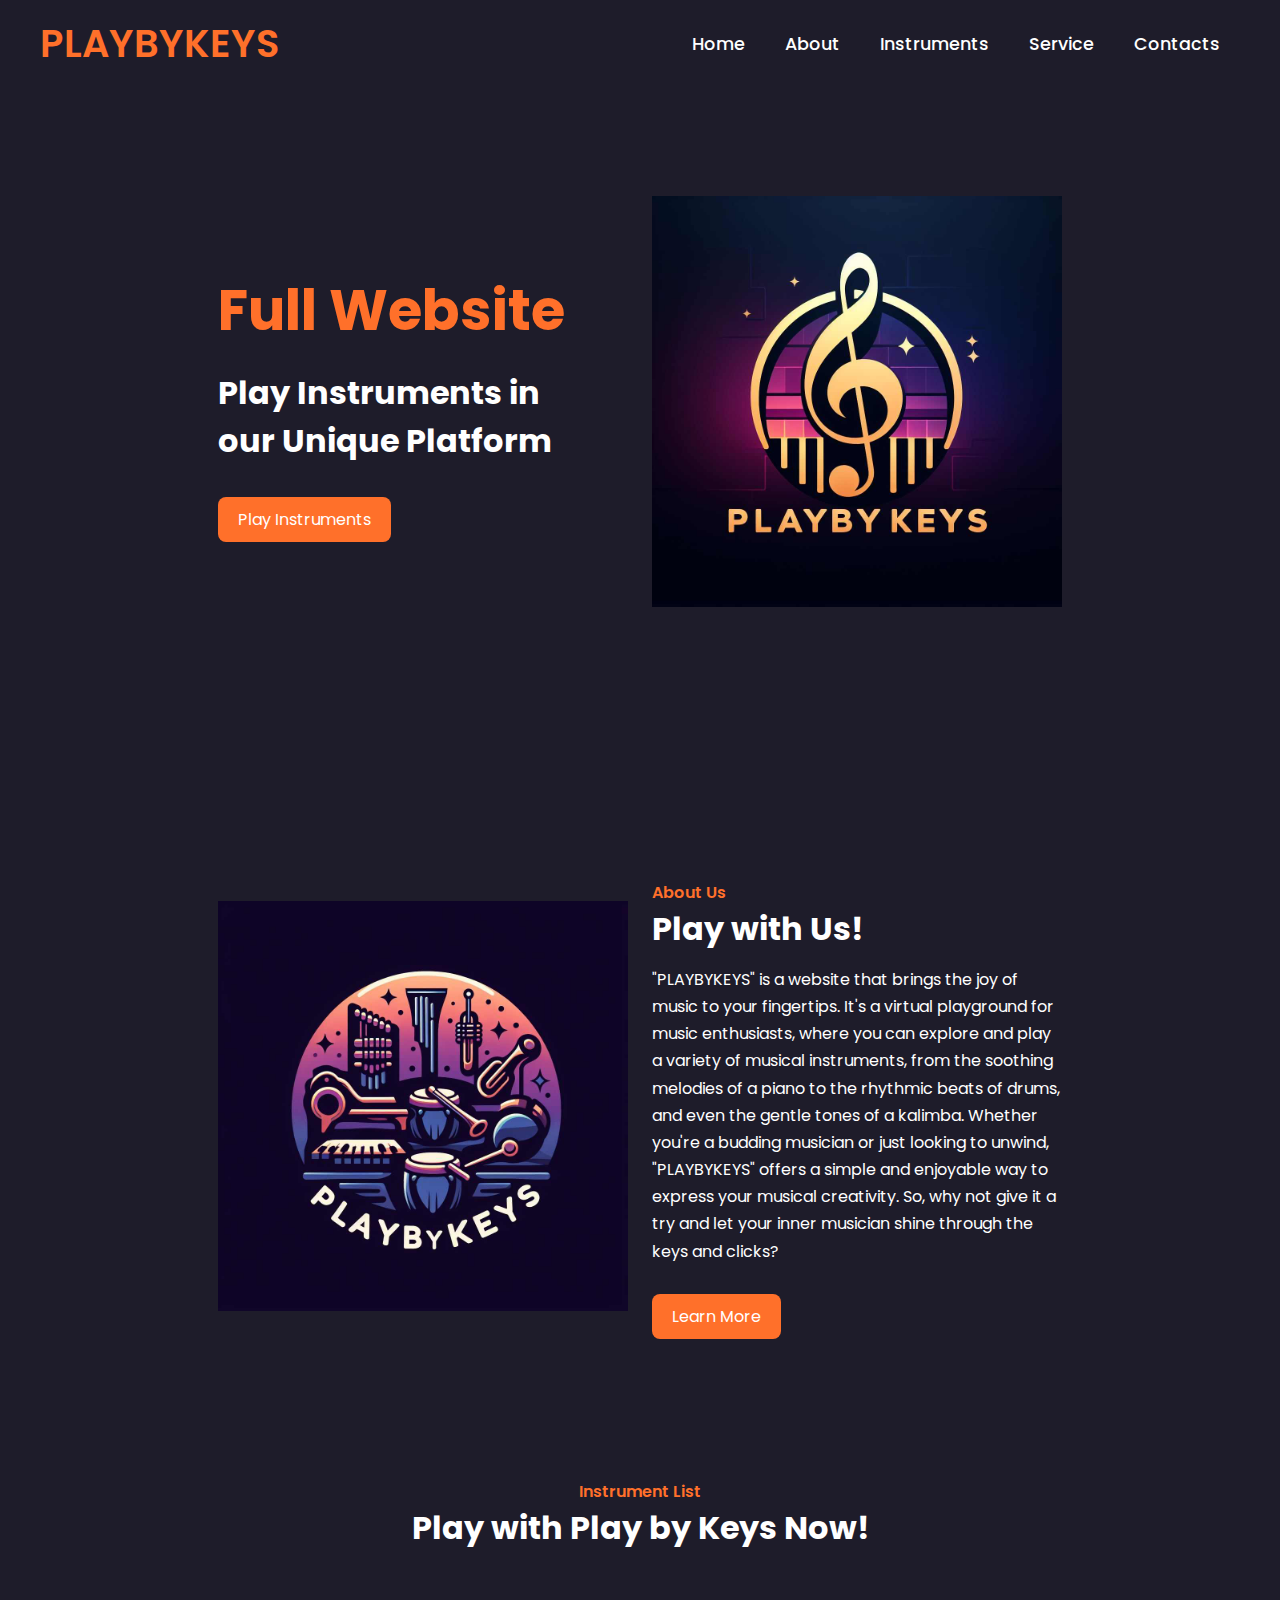
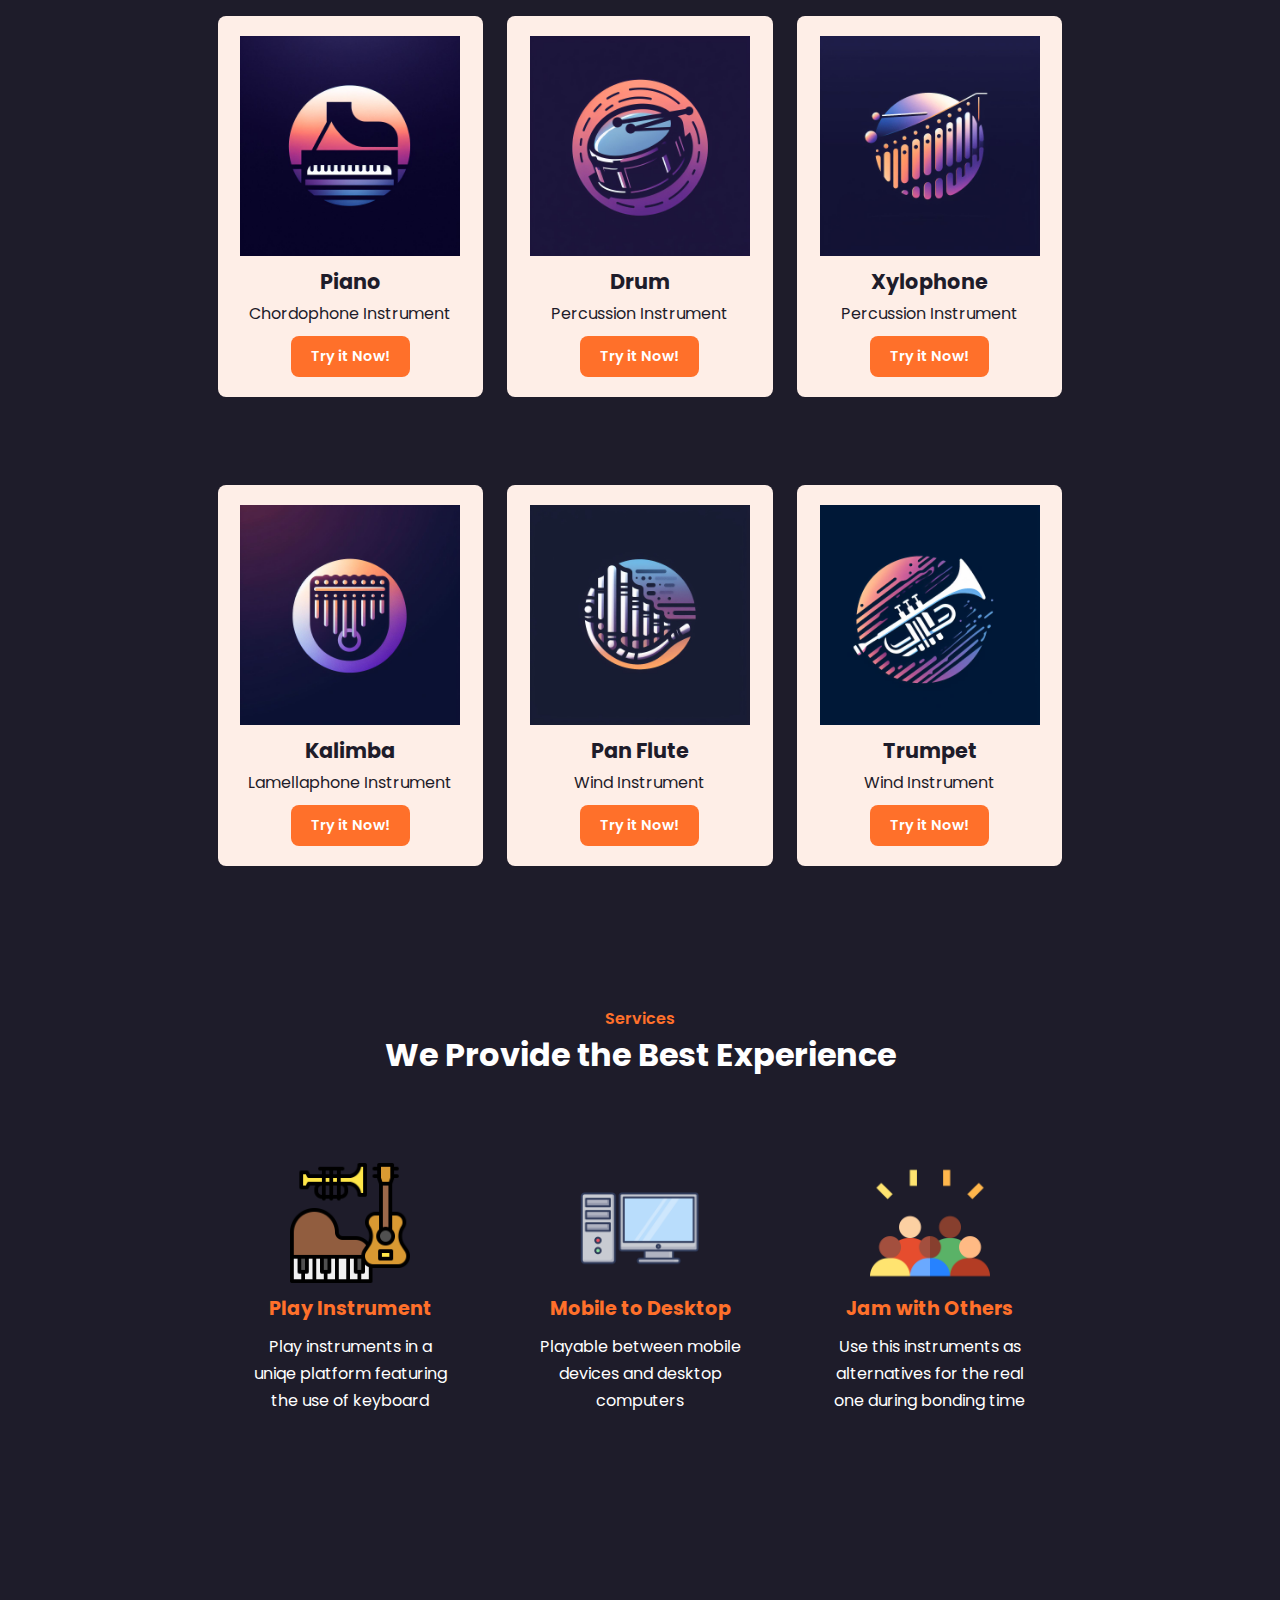
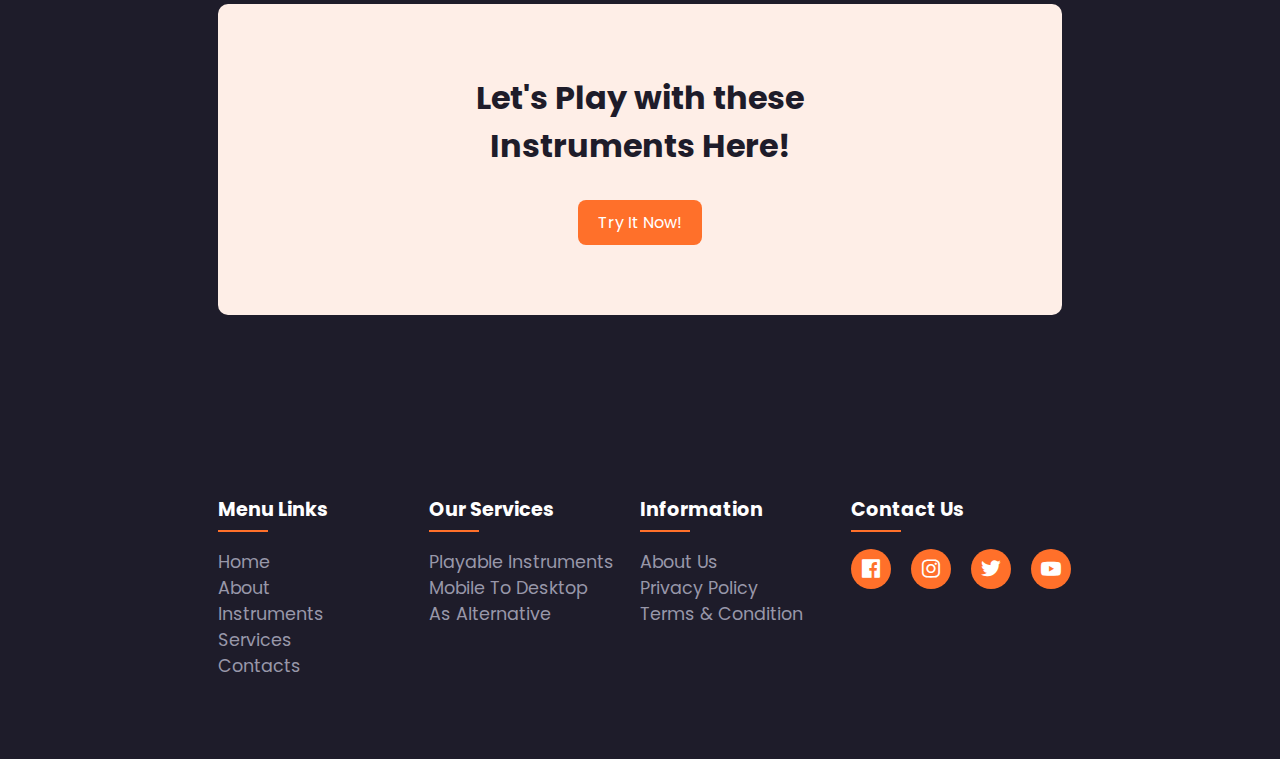
<file: index.html>
<!DOCTYPE html>
<html lang="en">
<head>
    <meta charset="UTF-8">
    <meta name="viewport" content="width=device-width, initial-scale=1.0">
    <title>PLAYBYKEYS</title>
    <link rel="icon" type="image/png" href="img/page-icon.png"/>
    <link rel="stylesheet" href="style.css">
    <link rel="stylesheet" href="https://unpkg.com/boxicons@latest/css/boxicons.min.css">
    <link rel="preconnect" href="https://fonts.googleapis.com">
    <link rel="preconnect" href="https://fonts.gstatic.com" crossorigin>
    <link href="https://fonts.googleapis.com/css2?family=Poppins:ital,wght@0,200;0,300;0,400;0,500;0,600;0,700;0,800;0,900;1,100&display=swap" rel="stylesheet">
</head>

<body>
    <header>
        <a href="#" class="logo">PLAYBYKEYS</a>
        <div class="bx bx-menu" id="menu-icon"></div>

        <ul class="navbar">
            <li><a href="#home">Home</a></li>
            <li><a href="#about">About</a></li>
            <li><a href="#menu">Instruments</a></li>
            <li><a href="#service">Service</a></li>
            <li><a href="#contact">Contacts</a></li>
        </ul>
    </header>

    <!-- Home Page -->
    <section class="home" id="home">
        <div class="home-text">
            <h1>Full Website</h1>
            <h2>Play Instruments in <br> our Unique Platform</h2>
            <a href="#menu" class="btn">Play Instruments</a>
        </div>

        <div class="home-img">
            <img src="img/page-logo.jpg">
        </div>
    </section>

    <!-- About Page -->
    <section class="about" id="about">
        <div class="about-img">
            <img src="img/page-about.jpg">
        </div>

        <div class="about-text">
            <span>About Us</span>
            <h2>Play with Us!</h2>
            <p>"PLAYBYKEYS" is a website that brings the joy of music to your fingertips. It's a virtual playground for music enthusiasts, where you can explore and play a variety of musical instruments, from the soothing melodies of a piano to the rhythmic beats of drums, and even the gentle tones of a kalimba. Whether you're a budding musician or just looking to unwind, "PLAYBYKEYS" offers a simple and enjoyable way to express your musical creativity. So, why not give it a try and let your inner musician shine through the keys and clicks?</p>
            <a href="#" class="btn">Learn More</a>
        </div>
    </section>

    <!-- Instruments Page -->
    <section class="menu" id="menu">
        <div class="heading">
            <span>Instrument List</span>
            <h2>Play with Play by Keys Now!</h2>
        </div>

        <div class="menu-container">
            <div class="box">
                <div class="box-img">
                    <img src="img/tool 1 - piano.jpg">
                </div>
                <h2>Piano</h2>
                <h3>Chordophone Instrument</h3>
                <span><a href="instruments/piano/index.html" class="btnplay" target="_blank">Try it Now!</a></span>
            </div>

            <div class="box">
                <div class="box-img">
                    <img src="img/tool 2 - drum.jpg">
                </div>
                <h2>Drum</h2>
                <h3>Percussion Instrument</h3>
                <span><a href="instruments/drum/index.html" class="btnplay" target="_blank">Try it Now!</a></span>
            </div>

            <div class="box">
                <div class="box-img">
                    <img src="img/tool 3 - xylophone.jpg">
                </div>
                <h2>Xylophone</h2>
                <h3>Percussion Instrument</h3>
                <span><a href="instruments/xylophone/index.html" class="btnplay" target="_blank">Try it Now!</a></span>
            </div>

            <div class="box">
                <div class="box-img">
                    <img src="img/tool 4 - kalimba.jpg">
                </div>
                <h2>Kalimba</h2>
                <h3>Lamellaphone Instrument</h3>
                <span><a href="instruments/kalimba/index.html" class="btnplay" target="_blank">Try it Now!</a></span>
            </div>

            <div class="box">
                <div class="box-img">
                    <img src="img/tool 5 - pan flute.jpg">
                </div>
                <h2>Pan Flute</h2>
                <h3>Wind Instrument</h3>
                <span><a href="instruments/flute/index.html" class="btnplay" target="_blank">Try it Now!</a></span>
            </div>

            <div class="box">
                <div class="box-img">
                    <img src="img/tool 6 - trumpet.jpg">
                </div>
                <h2>Trumpet</h2>
                <h3>Wind Instrument</h3>
                <span><a href="instruments/trumpet/index.html" class="btnplay" target="_blank">Try it Now!</a></span>
            </div>
        </div>
    </section>

    <!-- Service Page -->
    <section class="service" id="service">
        <div class="heading">
            <span>Services</span>
            <h2>We Provide the Best Experience</h2>
        </div>

        <div class="service-container">
            <div class="s-box">
                <img src="img/s1.png">
                <h3>Play Instrument</h3>
                <p>Play instruments in a uniqe platform featuring the use of keyboard</p>
            </div>

            <div class="s-box">
                <img src="img/s2.png">
                <h3>Mobile to Desktop</h3>
                <p>Playable between mobile devices and desktop computers</p>
            </div>

            <div class="s-box">
                <img src="img/s3.png">
                <h3>Jam with Others</h3>
                <p>Use this instruments as alternatives for the real one during bonding time</p>
            </div>
        </div>
    </section>

    <!-- Contacts Page -->
    <section class="cta">
        <h2>Let's Play with these <br> Instruments Here!</h2>
        <a href="#menu" class="btn">Try It Now!</a>
    </section>

    <!-- Footer -->
    <section id="contact">
        <div class="footer">
            <div class="main">
                <div class="col">
                    <h4>Menu Links</h4>
                    <ul>
                        <li><a href="#home">Home</a></li>
                        <li><a href="#about">About</a></li>
                        <li><a href="#menu">Instruments</a></li>
                        <li><a href="#service">Services</a></li>
                        <li><a href="#contact">Contacts</a></li>
                    </ul>
                </div>

                <div class="col">
                    <h4>Our Services</h4>
                    <ul>
                        <li><a href="#service">Playable Instruments</a></li>
                        <li><a href="#service">Mobile to Desktop</a></li>
                        <li><a href="#service">As Alternative</a></li>
                    </ul>
                </div>

                <div class="col">
                    <h4>Information</h4>
                    <ul>
                        <li><a href="#about">About Us</a></li>
                        <li><a href="#">Privacy Policy</a></li>
                        <li><a href="#">Terms & Condition</a></li>
                    </ul>
                </div>

                <div class="col">
                    <h4>Contact Us</h4>
                    <div class="social">
                        <a href="https://web.facebook.com/iwan7164" target="_blank"><i class='bx bxl-facebook-square'></i></a>
                        <a href="https://web.facebook.com/nikaamorin" target="_blank"><i class='bx bxl-instagram' ></i></a>
                        <a href="https://web.facebook.com/karl.econar" target="_blank"><i class='bx bxl-twitter' ></i></a>
                        <a href="https://web.facebook.com/profile.php?id=100004169146871" target="_blank"><i class='bx bxl-youtube' ></i></a>
                    </div>
                </div>
            </div>
        </div>
    </section>

    <!-- JavaScript -->
    <script type="text/javascript" src="script.js"></script>

</body>
</html>
</file>
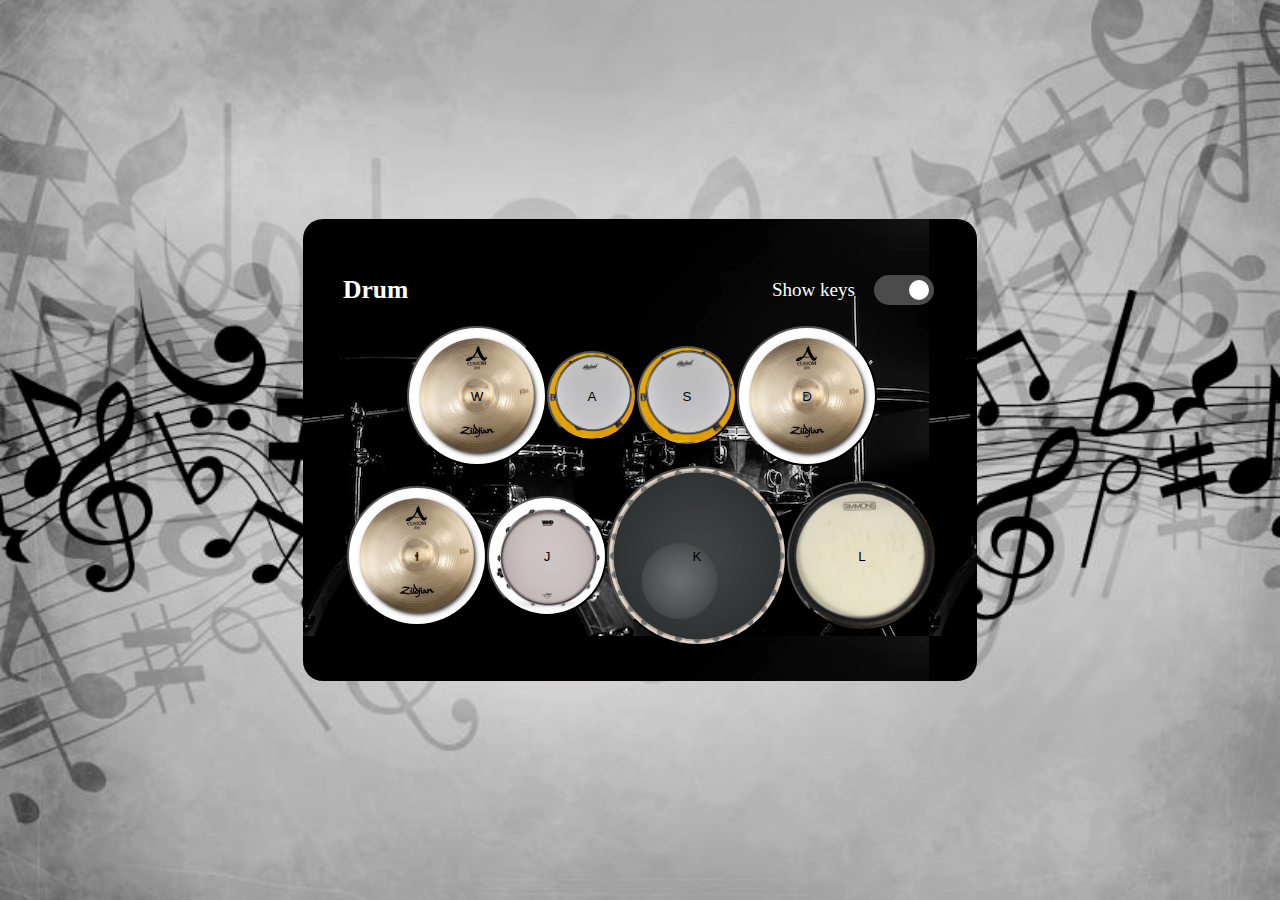
<file: instruments/drum/index.html>
<!DOCTYPE html>
<html lang="en">
<head>
  <meta charset="UTF-8">
  <meta name="viewport" content="width=device-width, initial-scale=1.0">
  <title>Drum</title>
  <link rel="icon" type="image/png" href="images/icon.png"/>
  <link rel="stylesheet" href="styles.css">
  <link href="https://fonts.googleapis.com/css?family=Arvo" rel="stylesheet">
</head>
<body>
  <div class="wrapper">
    <header>
      <h2>Drum</h2>
      <div class="column keys-checkbox">
        <span>Show keys</span><input type="checkbox" checked id="show-keys-checkbox">
      </div>
    </header>
    <div class="set1">
      <button class="W w crash_key"><span class="key-letter">W</span></button>
      <button class="A a tom1_key"><span class="key-letter">A</span></button>
      <button class="S s tom2_key"><span class="key-letter">S</span></button>
      <button class="D d ride_key"><span class="key-letter">D</span></button>
    </div>
    <div class="set2">
      <button class="I i hihat_key"><span class="key-letter">I</span></button>
      <button class="J j snare_key"><span class="key-letter">J</span></button>
      <button class="K k bass_key"><span class="key-letter">K</span></button>
      <button class="L l floor_key"><span class="key-letter">L</span></button>
    </div>
  </div>
  <script src="drum.js"></script>
</body>
</html>
</file>
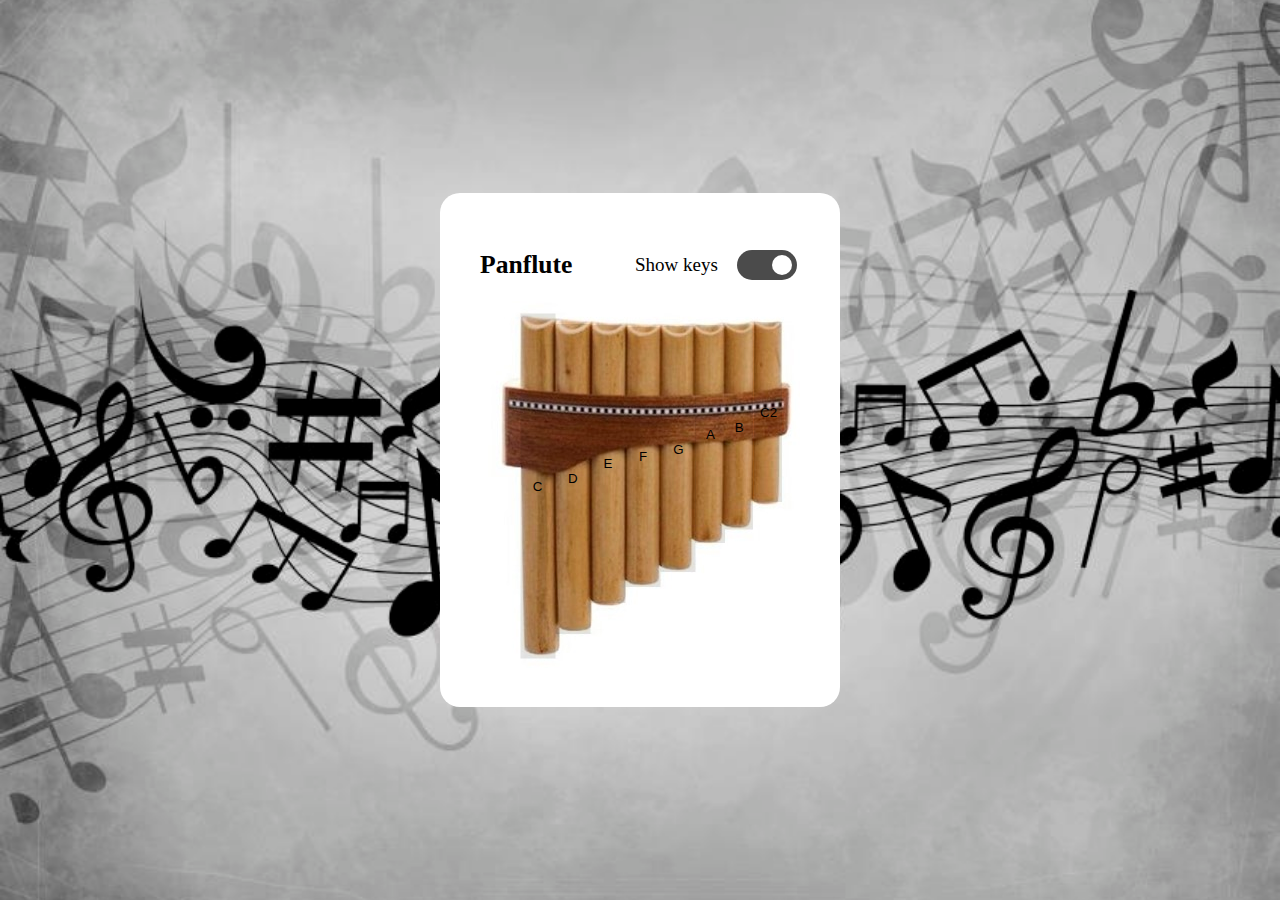
<file: instruments/flute/index.html>
<!DOCTYPE html>
<html>
<head>
  <title>Panflute</title>
  <link rel="stylesheet" href="style.css" type="text/css">
  <link rel="icon" type="image/png" href="images/flute-icon.png"/>
</head>
<body>
  <div class="wrapper">
    <header>
      <h2>Panflute</h2>
      <div class="column keys-checkbox">
        <span>Show keys</span><input type="checkbox" checked id="show-keys-checkbox">
      </div>
    </header>
    <div class="container">
      <img src="images/Panflute.jpg">
      <button class="btn1"><span class="key-letter">C</span></button>
      <button class="btn2"><span class="key-letter">D</span></button>
      <button class="btn3"><span class="key-letter">E</span></button>
      <button class="btn4"><span class="key-letter">F</span></button>
      <button class="btn5"><span class="key-letter">G</span></button>
      <button class="btn6"><span class="key-letter">A</span></button>
      <button class="btn7"><span class="key-letter">B</span></button>
      <button class="btn8"><span class="key-letter">C2</span></button>

      <!-- Add buttons for other notes (E, F, G, A, B, C2) -->
    </div>
  </div>
  <script src="script.js"></script>
</body>
</html>
</file>
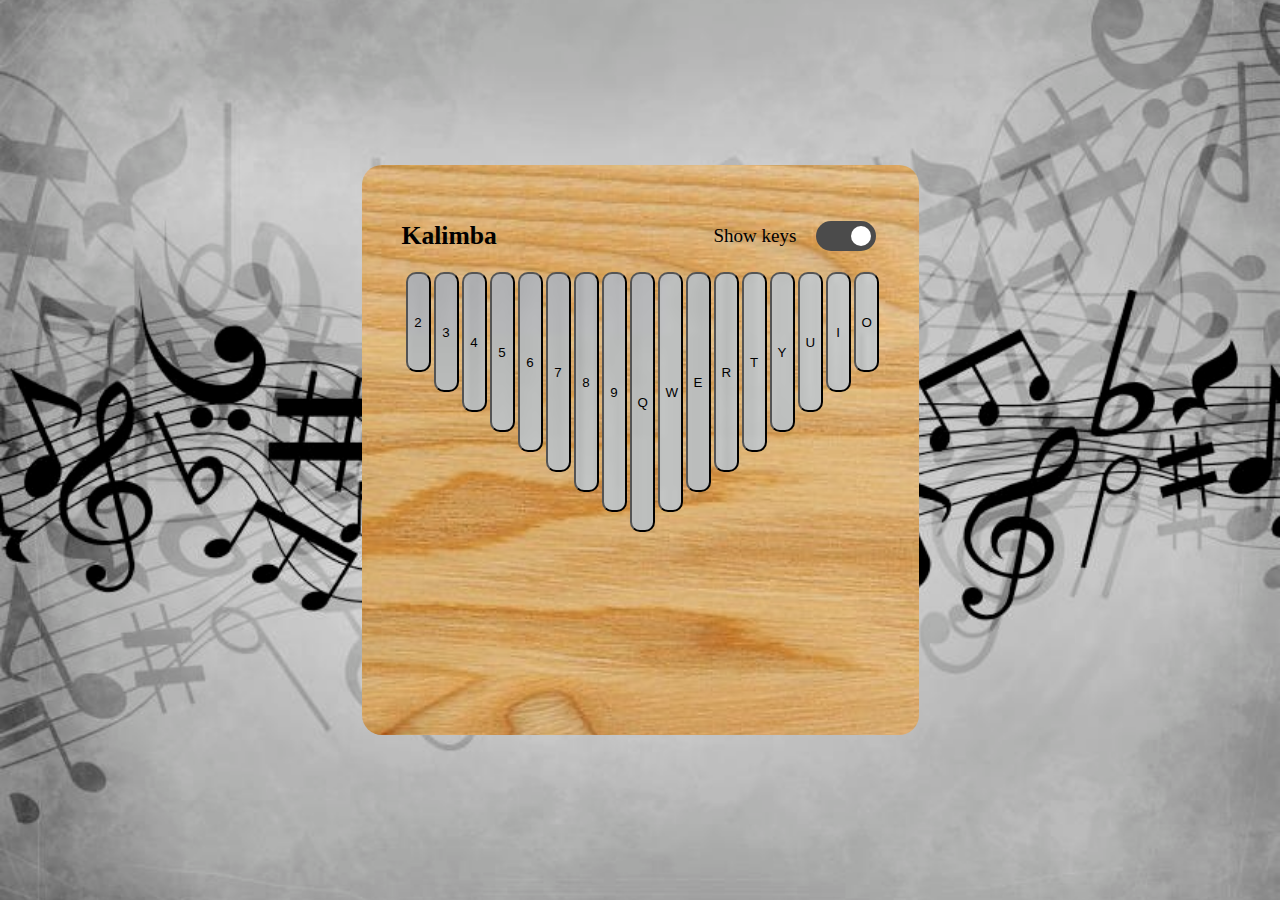
<file: instruments/kalimba/index.html>
<!DOCTYPE html>
<html lang="en">
<head>
    <meta charset="UTF-8">
    <meta name="viewport" content="width=device-width, initial-scale=1.0">
    <title>Kalimba</title>
    <link rel="stylesheet" href="style.css">
    <link rel="icon" type="image/png" href="images/kalimba-icon.png"/>
</head>
<body>
    <div class="wrapper">
        <header>
            <h2>Kalimba</h2>
            <div class="column keys-checkbox">
                <span>Show keys</span><input type="checkbox" checked id="show-keys-checkbox">
            </div>
        </header>

        <div class="kalimba">
            <button class="one one_key"><span class="key-letter">2</span></button>
            <button class="two two_key"><span class="key-letter">3</span></button>
            <button class="three three_key"><span class="key-letter">4</span></button>
            <button class="four four_key"><span class="key-letter">5</span></button>
            <button class="five five_key"><span class="key-letter">6</span></button>
            <button class="six six_key"><span class="key-letter">7</span></button>
            <button class="seven seven_key"><span class="key-letter">8</span></button>
            <button class="eight eight_key"><span class="key-letter">9</span></button>
            <button class="nine nine_key"><span class="key-letter">Q</span></button>
            <button class="ten ten_key"><span class="key-letter">W</span></button>
            <button class="eleven eleven_key"><span class="key-letter">E</span></button>
            <button class="twelve twelve_key"><span class="key-letter">R</span></button>
            <button class="thirteen thirteen_key"><span class="key-letter">T</span></button>
            <button class="fourteen fourteen_key"><span class="key-letter">Y</span></button>
            <button class="fifteen fifteen_key"><span class="key-letter">U</span></button>
            <button class="sixteen sixteen_key"><span class="key-letter">I</span></button>
            <button class="seventeen seventeen_key"><span class="key-letter">O</span></button>
        </div>
    </div>
    <script src="kalimbafunction.js"></script>
</body>
</html>
</file>
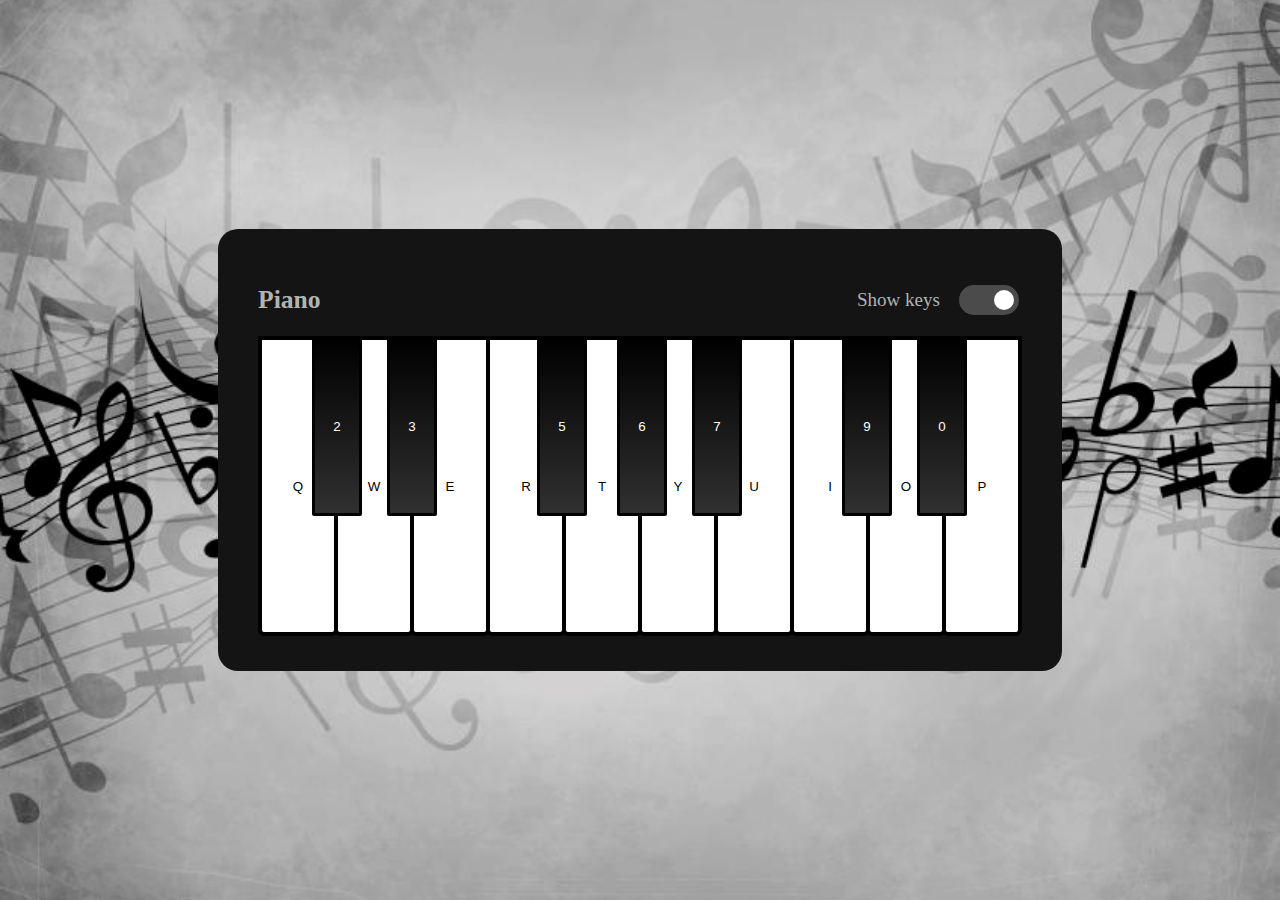
<file: instruments/piano/index.html>
<!doctype html>
<html>
  <head>
    <title>Piano</title>
    <link rel="stylesheet" href="style.css" type="text/css">
    <link rel="icon" type="image/png" href="images/piano-icon.png"/>
  </head>
  <body>
    <div class="wrapper">
      <header>
        <h2>Piano</h2>
        <div class="column keys-checkbox">
          <span>Show keys</span><input type="checkbox" checked id="show-keys-checkbox">
        </div>
      </header>
      <div class="piano">
        <button class="white-key C4-key"><span class="key-letter">Q</span></button>
        <button class="black-key Db4-key"><span class="key-letter" id="whiten">2</span></button>
        <button class="white-key D4-key"><span class="key-letter">W</span></button>
        <button class="black-key Eb4-key"><span class="key-letter" id="whiten">3</span></button>
        <button class="white-key E4-key"><span class="key-letter">E</span></button>
        <button class="white-key F4-key"><span class="key-letter">R</span></button>
        <button class="black-key Gb4-key"><span class="key-letter" id="whiten">5</span></button>
        <button class="white-key G4-key"><span class="key-letter">T</span></button>
        <button class="black-key Ab4-key"><span class="key-letter" id="whiten">6</span></button>
        <button class="white-key A4-key"><span class="key-letter">Y</span></button>
        <button class="black-key Bb4-key"><span class="key-letter" id="whiten">7</span></button>
        <button class="white-key B4-key"><span class="key-letter">U</span></button>
        <button class="white-key C5-key"><span class="key-letter">I</span></button>
        <button class="black-key Db5-key"><span class="key-letter" id="whiten">9</span></button>
        <button class="white-key D5-key"><span class="key-letter">O</span></button>
        <button class="black-key Eb5-key"><span class="key-letter" id="whiten">0</span></button>
        <button class="white-key E5-key"><span class="key-letter">P</span></button>
      </div>
    </div>

    <script src="script.js"></script>
  </body>
</html>
</file>
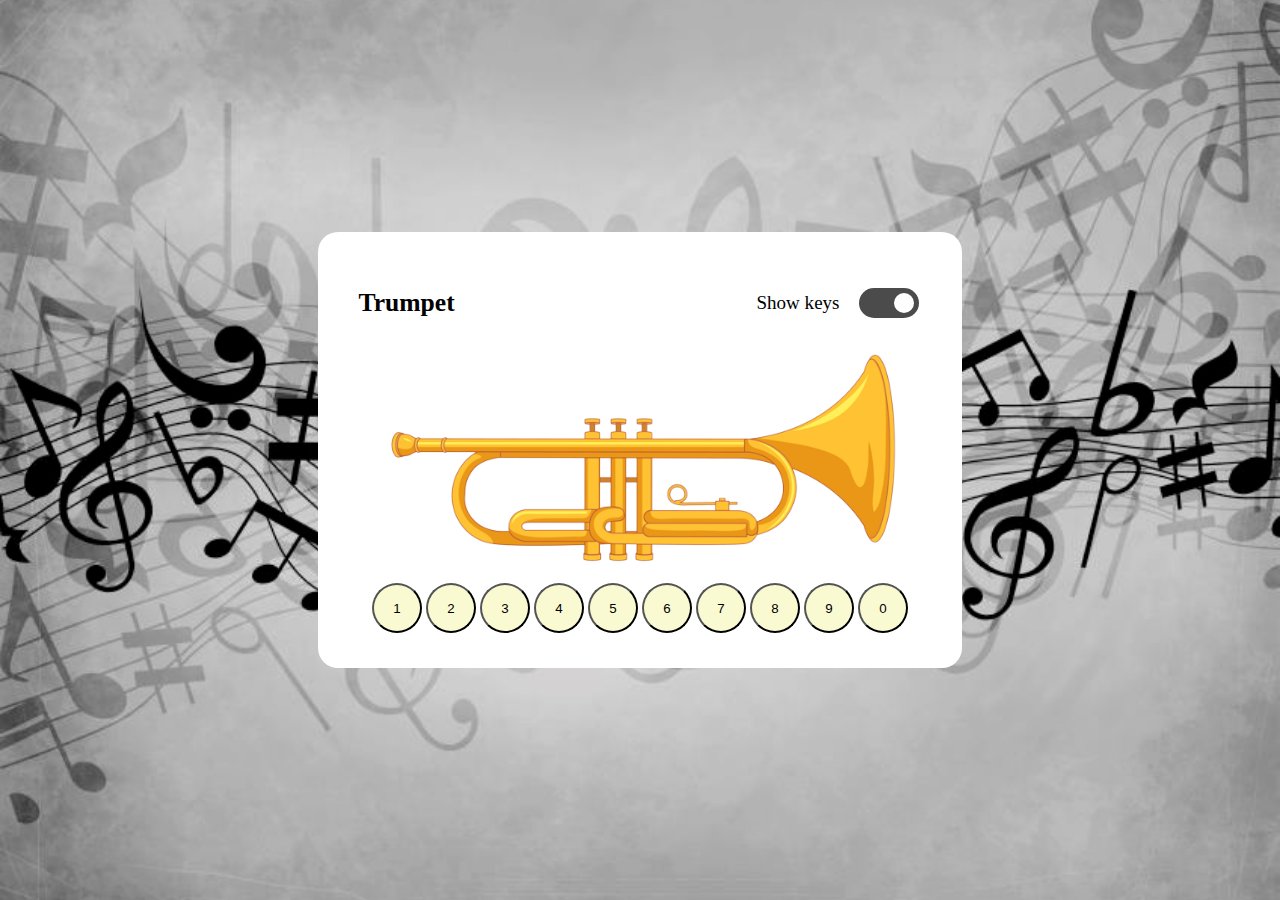
<file: instruments/trumpet/index.html>
<!DOCTYPE html>
<html lang="en">
<head>
    <meta charset="UTF-8">
    <meta name="viewport" content="width=device-width, initial-scale=1.0">
    <title>Trumpet</title>
    <link rel="stylesheet" href="style.css">
    <link rel="icon" type="image/png" href="images/trumpet-icon.png"/>
</head>
<body>
    <div class="wrapper">
        <header>
            <h2>Trumpet</h2>
            <div class="column keys-checkbox">
                <span>Show keys</span><input type="checkbox" checked id="show-keys-checkbox">
            </div>
        </header>

        <div class="trumpet">
            <img class="trumpet-image" src="images/trumpet.png">
            <br>
            <button class="one one_key"><span class="key-letter">1</span></button>
            <button class="two two_key"><span class="key-letter">2</span></button>
            <button class="three three_key"><span class="key-letter">3</span></button>
            <button class="four four_key"><span class="key-letter">4</span></button>
            <button class="five five_key"><span class="key-letter">5</span></button>
            <button class="six six_key"><span class="key-letter">6</span></button>
            <button class="seven seven_key"><span class="key-letter">7</span></button>
            <button class="eight eight_key"><span class="key-letter">8</span></button>
            <button class="nine nine_key"><span class="key-letter">9</span></button>
            <button class="ten ten_key"><span class="key-letter">0</span></button>
        </div>
    </div>
    <script src="trumpetfunction.js"></script>
</body>
</html>
</file>
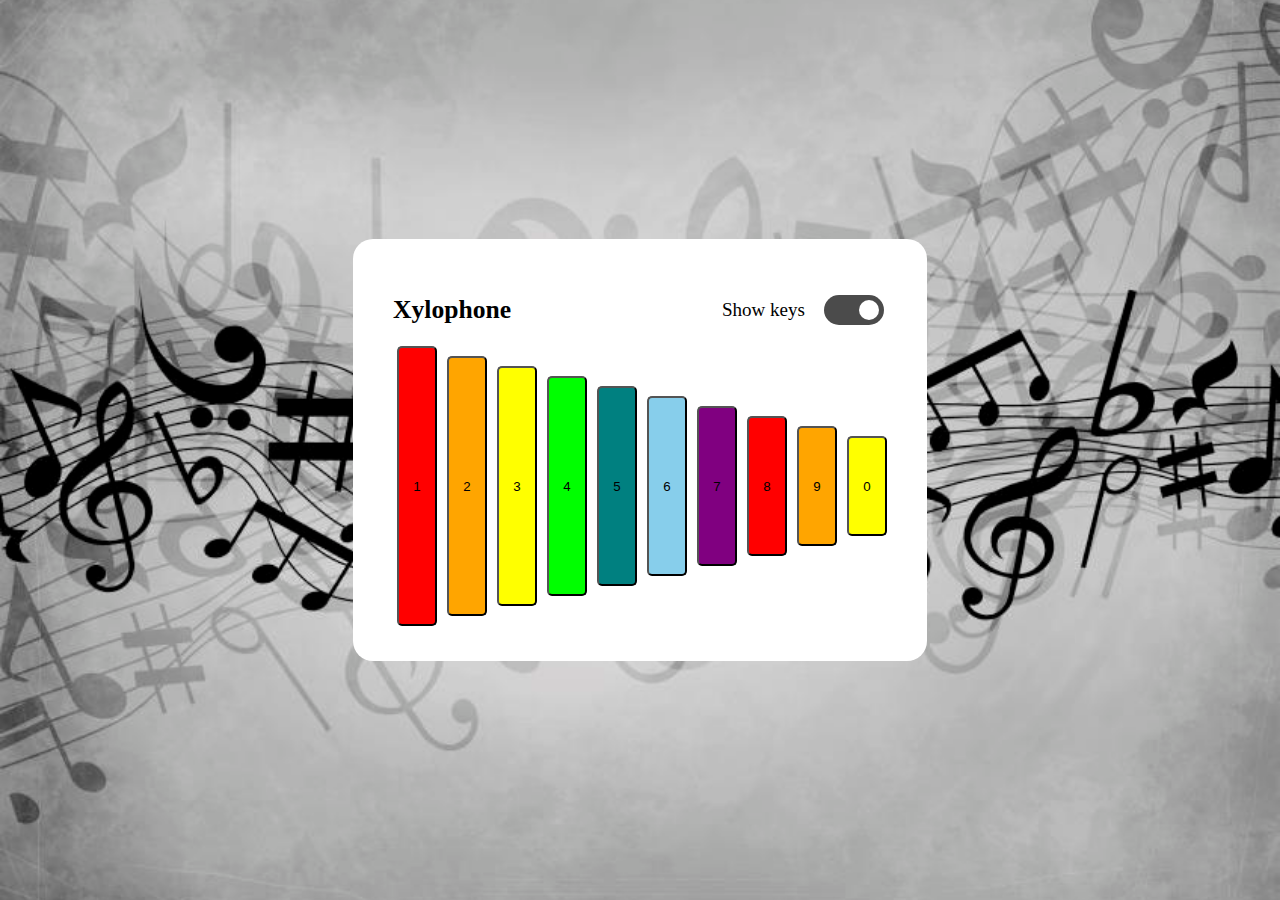
<file: instruments/xylophone/index.html>
<!DOCTYPE html>
<html lang="en">
<head>
    <meta charset="UTF-8">
    <meta name="viewport" content="width=device-width, initial-scale=1.0">
    <title>Xylophone</title>
    <link rel="stylesheet" href="style.css">
    <link rel="icon" type="image/png" href="images/xylophone-icon.png"/>
</head>
<body>
    <div class="wrapper">
        <header>
            <h2>Xylophone</h2>
            <div class="column keys-checkbox">
                <span>Show keys</span><input type="checkbox" checked id="show-keys-checkbox">
            </div>
        </header>

        <div class="xylophone">
            <button class="one one_key"><span class="key-letter">1</span></button>
            <button class="two two_key"><span class="key-letter">2</span></button>
            <button class="three three_key"><span class="key-letter">3</span></button>
            <button class="four four_key"><span class="key-letter">4</span></button>
            <button class="five five_key"><span class="key-letter">5</span></button>
            <button class="six six_key"><span class="key-letter">6</span></button>
            <button class="seven seven_key"><span class="key-letter">7</span></button>
            <button class="eight eight_key"><span class="key-letter">8</span></button>
            <button class="nine nine_key"><span class="key-letter">9</span></button>
            <button class="ten ten_key"><span class="key-letter">0</span></button>
        </div>
    </div>
    <script src="xylophonefunction.js"></script>
</body>
</html>
</file>
<file: style.css>
* {
    padding: 0;
    margin: 0;
    box-sizing: border-box;
    font-family: 'Poppins', sans-serif;
    scroll-behavior: smooth;
    list-style: none;
    text-decoration: none;
}

:root {
    --main-color:#ff702a;
    --text-color:#fff;
    --bg-color:#1e1c2a;
    --big-font: 5rem;
    --h2-font: 2.25rem;
    --p-font: 0.9rem;
}

*::selection {
    background: var(--main-color);
    color: #fff;
}

body {
    color: var(--text-color);
    background: var(--bg-color);
}

header {
    position: fixed;
    top: 0;
    right: 0;
    width: 100%;
    z-index: 1000;
    display: flex;
    align-items: center;
    justify-content: space-between;
    padding: 30px 170px;
    background: var(--bg-color);
}

.logo {
    color: var(--main-color);
    font-weight: 600;
    font-size: 2.4rem;
}

.navbar {
    display: flex;
}

.navbar a {
    color: var(--text-color);
    font-size: 1.1rem;
    padding: 10px 20px;
    font-weight: 500;
}

.navbar a:hover {
    color: var(--main-color);
    transition: 0.4s;
}

#menu-icon {
    font-size: 2rem;
    cursor: pointer;
    display: none;
}

section {
    padding: 70px 17%;
}

.home {
    width: 100%;
    min-height: 90vh;
    display: grid;
    grid-template-columns: repeat(2, 1fr);
    grid-gap: 1.5rem;
    align-items: center;
}

.home-img img {
    max-width: 100%;
    width: 600px;
    height: auto;
}

.home-text h1 {
    font-size: var(--big-font);
    color: var(--main-color);
}

.home-text h2 {
    font-size: var(--h2-font);
    margin: 1rem 0 2rem;
}

.btn {
    display: inline-block;
    padding: 10px 20px;
    background: var(--main-color);
    color: #fff;
    border-radius: 0.5rem;
}

.btn:hover {
    transform: scale(1.2) translateY(10px);
    transition: 0.4s;
}

.btnplay {
    display: inline-block;
    padding: 10px 20px;
    background: var(--main-color);
    color: #fff;
    border-radius: 0.5rem;
}

.btnplay:hover {
    transform: scale(1.2) translateY(2px);
    transition: 0.2s;
}

.about {
    display: grid;
    grid-template-columns: repeat(2, 2fr);
    grid-gap: 1.5rem;
    align-items: center;
}

.about-img img {
    max-width: 100%;
    width: 480px;
    height: auto;
}

.about-text span {
    color: var(--main-color);
    font-weight: 600;
}

.about-text h2 {
    font-size: var(--h2-font);
}

.about-text p {
    margin: 0.8rem 0 1.8rem;
    line-height: 1.7;
}

.heading {
    text-align: center;
}

.heading span {
    color: var(--main-color);
    font-weight: 600;
}

.heading h2 {
    font-size: var(--h2-font);
}

.menu-container {
    display: grid;
    grid-template-columns: repeat(auto-fit, minmax(220px, auto));
    grid-gap: 1.5rem;
    align-items: center;
}

.box {
    position: relative;
    margin-top: 4rem;
    height: auto;
    display: flex;
    flex-direction: column;
    align-items: center;
    justify-content: center;
    background: #feeee7;
    padding: 20px;
    border-radius: 0.5rem;
}

.box-img {
    width: 220px;
    height: 220px;
}

.box-img img {
    width: 100%;
    height: 100%;
}

.box h2 {
    font-size: 1.3rem;
    color: var(--bg-color);
    padding-top: 10px;
}

.box h3 {
    color: var(--bg-color);
    font-size: 1rem;
    font-weight: 400;
    margin: 4px 0 10px;
}

.box span {
    font-size: var(--p-font);
    color: var(--main-color);
    font-weight: 600;
}

.service-container {
    display: grid;
    grid-template-columns: repeat(auto-fit, minmax(240px, auto));
    grid-gap: 1.5rem;
    margin-top: 4rem;
}

.s-box {
    text-align: center;
    padding: 20px 30px;
}

.s-box img {
    width: 120px;
    height: 120px;
}

.s-box h3 {
    margin: 4px 0 10px;
    color: var(--main-color);
    font-size: 1.2rem;
}

.s-box p {
    line-height: 1.7;
}

.cta {
    background: #feeee7;
    padding: 70px 0;
    text-align: center;
    width: 66%;
    margin: 100px auto;
    border-radius: 10px;
}

.cta h2 {
    font-size: 2rem;
    color: var(--bg-color);
    margin-bottom: 30px;
}

.main {
    display: flex;
    flex-wrap: wrap;   
}

.footer {
    padding: 10px 0;
}

.col {
    width: 25%;
}

.col h4 {
    font-size: 1.2rem;
    color: var(--text-color);
    margin-bottom: 25px;
    position: relative; 
}

.col h4::before {
    content: "";
    position: absolute;
    height: 2px;
    width: 50px;
    left: 0;
    bottom: -8px;
    background: var(--main-color);
}

.col ul li::not(:last-child) {
    margin-bottom: 15px;
}

.col ul li a {
    color: #9897a9;
    font-size: 1.1rem;
    display: block;
    text-transform: capitalize;
    transition: 0.4s;
}

.col ul li a:hover {
    color: var(--text-color);
    transform: translateX(-12px);
}

.col .social {
    width: 220px;
    display: flex;
    align-items: center;
    justify-content: space-between;
}

.col .social a {
    height: 40px;
    width: 40px;
    border-radius: 50%;
    background: var(--main-color);
    color: var(--text-color);
    display: inline-flex;
    align-items: center;
    justify-content: center;
    font-size: 1.5rem;
    transition: 0.4s;
}

.col .social a:hover {
    transform: scale(1.2);
    color: var(--bg-color);
    background: var(--text-color);
}

@media (max-width: 1560px) {
    header {
        padding: 15px 40px;
    }

    :root {
        --big-font: 3.5rem;
        --h2-font: 2rem;
    }
}

@media (max-width: 1140px) {
    section {
        padding: 50px 8%;
    }

    #menu-icon {
        display: initial;
        color: var(--text-color);
    }

    header .navbar {
        position: absolute;
        top: -400px;
        left: 0;
        right: 0;
        display: flex;
        flex-direction: column;
        text-align: center;
        background: #2b2640;
        transition: 0.4s;
    }

    header .navbar.active {
        top: 70px;
    }

    .navbar a {
        padding: 1.5rem;
        display: block;

    }

    .col {
        width: 50%;
        margin-bottom: 10px;

    }
}

@media (max-width: 720px) {
    header {
        padding: 10px 16px;
    }

    .home {
        grid-template-columns: 1fr;
        text-align: center;
    }

    .about {
        grid-template-columns: 1fr;
        text-align: center;
    }

    .about-img {
        order: 2;
    }

    section {
        padding: 100px 7%;
    }
}

@media (max-width: 575px) {
    .col {
        width: 100%;
    }
}
</file>
<file: instruments/drum/styles.css>
html {
  height: 100%;
}

body {
  margin: 0;
  padding: 0;
  height: 100%;
  display: flex;
  text-align: center;
  justify-content: center;
  align-items: center;
  /* background-image: linear-gradient(#403075, #882D61); */
  background-image: url("images/bg.jpg");
  background-repeat: no-repeat;
  background-attachment: fixed;
  background-position: center;
  background-size: cover;
}

.set1 {
  display: flex;
  justify-content: center;
  align-items: center;
  margin-left: 4px;
}

.set2 {
  display: flex;
  justify-content: center;
  align-items: center;
  margin-left: 4px;
}

/* Crash Cymbal */
.W {
  background-image: url("images/crash.png");
  background-size: contain;
  width: 140px;
  height: 140px;
  border-radius: 50%;
}

/* High Tom */
.A {
  background-image: url("images/hightom.png");
  background-size: contain;
  width: 90px;
  height: 90px;
  border-radius: 50%;
}

/* Low Tom */
.S {
  background-image: url("images/hightom.png");
  background-size: contain;
  width: 100px;
  height: 100px;
  border-radius: 50%;
}

/* Ride Cymbal */
.D {
  background-image: url("images/crash.png");
  background-size: contain;
  width: 140px;
  height: 140px;
  border-radius: 50%;
}

/* NEXT LINE */

/* Hit-Hat */
.I {
  background-image: url("images/crash.png");
  background-size: contain;
  width: 140px;
  height: 140px;
  border-radius: 50%;
}

/* Snare Drum */
.J {
  background-image: url("images/snare.png");
  background-size: contain;
  width: 120px;
  height: 120px;
  border-radius: 50%;
}

/* Bass Drum */
.K {
  background-image: url("images/bass.png");
  background-size: contain;
  width: 180px;
  height: 180px;
  border-radius: 50%;
}

/* Floor Tom */
.L {
  background-image: url("images/floor.png");
  background-size: contain;
  width: 150px;
  height: 150px;
  border-radius: 50%;
}

.active {
  box-shadow: 0 3px 4px 0 #DBEDF3;
  opacity: 0.5;
}

/* Check Box */
.keys-checkbox input {
  height: 30px;
  width: 60px;
  cursor: pointer;
  appearance: none;
  position: relative;
  background: #4B4B4B
}

.keys-checkbox input::before {
  content: "";
  position: absolute;
  top: 50%;
  left: 5px;
  width: 20px;
  height: 20px;
  border-radius: 50%;
  background: #8c8c8c;
  transform: translateY(-50%);
  transition: all 0.3s ease;
}

.keys-checkbox input:checked::before {
  left: 35px;
  background: #fff;
}

/* Wrapper */
.wrapper {
  padding: 35px 40px;
  border-radius: 20px;
  background-image: url("images/drum.jpg");
}

.wrapper header {
  display: flex;
  color: white;
  align-items: center;
  justify-content: space-between;
}

header h2 {
  font-size: 1.6rem;
}
header .column {
  display: flex;
  align-items: center;
}

header span {
  font-weight: 500;
  margin-right: 15px;
  font-size: 1.19rem;
}

header input {
  outline: none;
  border-radius: 30px;
}
</file>
<file: instruments/flute/style.css>
html {
  height: 100%;
}

body {
  margin: 0;
  padding: 0;
  height: 100%;
  display: flex;
  justify-content: center;
  align-items: center;
  background-image: url("images/bg.jpg");
  background-repeat: no-repeat;
  background-attachment: fixed;
  background-position: center;
  background-size: cover;
}

.container img {
  width: 100%; /* Make sure the image fills the container */
  height: auto; /* Maintain aspect ratio */
}

.button-container {
  position: absolute;
  top: 0;
  left: 0;
  width: 100%;
  height: 100%;
  display: flex;
  flex-wrap: wrap;
  justify-content: center;
  align-items: center;
}

.button-container button {
  width: 100px; /* Adjust the button width as needed */
  height: 40px; /* Adjust the button height as needed */
  background-color: rgba(0, 0, 0, 0.7); /* Background color with transparency */
  color: white;
  margin: 10px; /* Adjust the margin as needed */
  border: none;
  cursor: pointer;
  z-index: 1; /* Ensure the buttons appear above the image */
}

.btn1 {
  position: absolute; 
  top: 50%; 
  left: 18%; 
  height: 345px;
  width: 35px;
  transform: translate(-50%, -50%); 
  z-index: 2;
  background-color: rgba(0, 0, 0, 0.1); 
  color: black; 
 border: none; 
}
.btn2 {
  position: absolute; 
  top: 48%; 
  left: 29%; 
  height: 310px;
  width: 35px;
  transform: translate(-50%, -50%); 
  z-index: 2; 
  background-color: rgba(0, 0, 0, 0.1); 
  color: black; /* Text color */
  border: none; 
}
.btn3 {
  position: absolute; 
  top: 44%; 
  left: 40%; 
  height: 278px;
  width: 35px;
  transform: translate(-50%, -50%); 
  z-index: 2; 
  background-color: rgba(0, 0, 0, 0.1); 
  color: black; 
 border: none; 
}
.btn4 {
  position: absolute; 
  top: 42%; 
  left: 51%; 
  height: 260px;
  width: 35px;
  transform: translate(-50%, -50%); 
  z-index: 2; 
  background-color: rgba(0, 0, 0, 0.1); 
  color: black; 
  border: none; 
}
.btn5 {
  position: absolute;
  top: 40%; 
  left: 62%; 
  height: 246px;
  width: 35px;
  transform: translate(-50%, -50%); 
  z-index: 2; 
  background-color: rgba(0, 0, 0, 0.1); 
  color: black; /* Text color */
  border: none; 
}
.btn6 {
  position: absolute; 
  top: 36%; 
  left: 72%; 
  height: 218px;
  width: 30px;
  transform: translate(-50%, -50%); 
  z-index: 2; 
  background-color: rgba(0, 0, 0, 0.1); 
  color: black; 
 border: none; 
}
.btn7 {
  position: absolute; 
  top: 34%; 
  left: 81%; 
  height: 205px;
  width: 28px;
  transform: translate(-50%, -50%);
  z-index: 2; 
  background-color: rgba(0, 0, 0, 0.1); 
  color: black; 
border: none; 
}
.btn8 {
  position: absolute; 
  top: 30%;
  left: 90%; 
  height: 180px;
  width: 28px;
  transform: translate(-50%, -50%); 
  z-index: 2; 
  background-color: rgba(0, 0, 0, 0.1); 
  color: black; 
  border: none; 
}

.keys-checkbox input {
  height: 30px;
  width: 60px;
  cursor: pointer;
  appearance: none;
  position: relative;
  background: #4B4B4B;
}


.keys-checkbox input::before {
  content: "";
  position: absolute;
  top: 50%;
  left: 5px;
  width: 20px;
  height: 20px;
  border-radius: 50%;
  background: #8c8c8c;
  transform: translateY(-50%);
  transition: all 0.3s ease;
}

/* Rest of your CSS remains the same */

.keys-checkbox input:checked::before {
  left: 35px;
  background: #fff;
}

.wrapper {
  padding: 35px 40px;
  border-radius: 20px;
  background: #fff;
  position: relative;
}

.container {
  position: relative;
}

.wrapper header {
  display: flex;
  color: black;
  align-items: center;
  justify-content: space-between;
}

header h2 {
  font-size: 1.6rem;
}
header .column {
  display: flex;
  align-items: center;
}

header span {
  font-weight: 500;
  margin-right: 15px;
  font-size: 1.19rem;
}

header input {
  outline: none;
  border-radius: 30px;
}

#whiten {
  color: #FFF;
}
</file>
<file: instruments/kalimba/style.css>
html {
    height: 100%;
  }
  
body {
    margin: 0;
    padding: 0;
    height: 100%;
    display: flex;
    text-align: center;
    justify-content: center;
    align-items: center;
    background-image: url("images/bg.jpg");
    background-repeat: no-repeat;
    background-attachment: fixed;
    background-position: center;
    background-size: cover;
}

.kalimba {
    display: flex;
    justify-content: center;
    margin-left: 4px;
    gap: 3px;
}

.one {
    background-image: url("images/metal.jpg");
    background-repeat: no-repeat;
    background-attachment: fixed;
    background-position: center;
    background-size: cover;
    width: 25px;
    height: 100px;
    border-radius: 10px;
}

.two {
    background-image: url("images/metal.jpg");
    background-repeat: no-repeat;
    background-attachment: fixed;
    background-position: center;
    background-size: cover;
    width: 25px;
    height: 120px;
    border-radius: 10px;
}

.three {
    background-image: url("images/metal.jpg");
    background-repeat: no-repeat;
    background-attachment: fixed;
    background-position: center;
    background-size: cover;
    width: 25px;
    height: 140px;
    border-radius: 10px;
}

.four {
    background-image: url("images/metal.jpg");
    background-repeat: no-repeat;
    background-attachment: fixed;
    background-position: center;
    background-size: cover;
    width: 25px;
    height: 160px;
    border-radius: 10px;
}

.five {
    background-image: url("images/metal.jpg");
    background-repeat: no-repeat;
    background-attachment: fixed;
    background-position: center;
    background-size: cover;
    width: 25px;
    height: 180px;
    border-radius: 10px;
}

.six {
    background-image: url("images/metal.jpg");
    background-repeat: no-repeat;
    background-attachment: fixed;
    background-position: center;
    background-size: cover;
    width: 25px;
    height: 200px;
    border-radius: 10px;
}

.seven {
    background-image: url("images/metal.jpg");
    background-repeat: no-repeat;
    background-attachment: fixed;
    background-position: center;
    background-size: cover;
    width: 25px;
    height: 220px;
    border-radius: 10px;
}

.eight {
    background-image: url("images/metal.jpg");
    background-repeat: no-repeat;
    background-attachment: fixed;
    background-position: center;
    background-size: cover;
    width: 25px;
    height: 240px;
    border-radius: 10px;
}

.nine {
    background-image: url("images/metal.jpg");
    background-repeat: no-repeat;
    background-attachment: fixed;
    background-position: center;
    background-size: cover;
    width: 25px;
    height: 260px;
    border-radius: 10px;
}

.ten {
    background-image: url("images/metal.jpg");
    background-repeat: no-repeat;
    background-attachment: fixed;
    background-position: center;
    background-size: cover;
    width: 25px;
    height: 240px;
    border-radius: 10px;
}

.eleven {
    background-image: url("images/metal.jpg");
    background-repeat: no-repeat;
    background-attachment: fixed;
    background-position: center;
    background-size: cover;
    width: 25px;
    height: 220px;
    border-radius: 10px;
}

.twelve {
    background-image: url("images/metal.jpg");
    background-repeat: no-repeat;
    background-attachment: fixed;
    background-position: center;
    background-size: cover;
    width: 25px;
    height: 200px;
    border-radius: 10px;
}

.thirteen {
    background-image: url("images/metal.jpg");
    background-repeat: no-repeat;
    background-attachment: fixed;
    background-position: center;
    background-size: cover;
    width: 25px;
    height: 180px;
    border-radius: 10px;
}

.fourteen {
    background-image: url("images/metal.jpg");
    background-repeat: no-repeat;
    background-attachment: fixed;
    background-position: center;
    background-size: cover;
    width: 25px;
    height: 160px;
    border-radius: 10px;
}

.fifteen {
    background-image: url("images/metal.jpg");
    background-repeat: no-repeat;
    background-attachment: fixed;
    background-position: center;
    background-size: cover;
    width: 25px;
    height: 140px;
    border-radius: 10px;
}

.sixteen {
    background-image: url("images/metal.jpg");
    background-repeat: no-repeat;
    background-attachment: fixed;
    background-position: center;
    background-size: cover;
    width: 25px;
    height: 120px;
    border-radius: 10px;
}

.seventeen {
    background-image: url("images/metal.jpg");
    background-repeat: no-repeat;
    background-attachment: fixed;
    background-position: center;
    background-size: cover;
    width: 25px;
    height: 100px;
    border-radius: 10px;
}

/* Check Box */
.keys-checkbox input {
    height: 30px;
    width: 60px;
    cursor: pointer;
    appearance: none;
    position: relative;
    background: #4B4B4B
}
  
.keys-checkbox input::before {
    content: "";
    position: absolute;
    top: 50%;
    left: 5px;
    width: 20px;
    height: 20px;
    border-radius: 50%;
    background: #8c8c8c;
    transform: translateY(-50%);
    transition: all 0.3s ease;
}
  
.keys-checkbox input:checked::before {
    left: 35px;
    background: #fff;
}
  
/* Wrapper */
.wrapper {
    padding: 35px 40px;
    border-radius: 20px;
    background-image: url("images/wood.jpg");
    background-repeat: no-repeat;
    background-attachment: fixed;
    background-position: center;
    background-size: cover;
    height: 500px;
}
  
.wrapper header {
    display: flex;
    color: black;
    align-items: center;
    justify-content: space-between;
}
  
header h2 {
    font-size: 1.6rem;
}

header .column {
    display: flex;
    align-items: center;
}
  
header span {
    font-weight: 500;
    margin-right: 15px;
    font-size: 1.19rem;
}
  
header input {
    outline: none;
    border-radius: 30px;
}

.active {
    box-shadow: 0 3px 4px 0 #DBEDF3;
    opacity: 0.5;
}
</file>
<file: instruments/piano/style.css>
html {
  height: 100%;
}

body {
  margin: 0;
  padding: 0;
  height: 100%;
  display: flex;
  justify-content: center;
  align-items: center;
  background-image: url("images/bg.jpg");
  background-repeat: no-repeat;
  background-attachment: fixed;
  background-position: center;
  background-size: cover;
}

.piano {
  display: flex;
  position: relative;
  margin-left: 4px;
}

.white-key {
  width: 80px;
  height: 300px;
  background-color: #FFF;
  border: 4px solid black;
  border-radius: 0 0 6px 6px;
  margin-left: -4px;
  outline: none;
  cursor: pointer;
}

.white-key.active {
  background-color: #C0C0C0;
}

.black-key {
  position: absolute;
  width: 50px;
  height: 180px;
  background-image: linear-gradient(#000000, #303030);
  border: 3px solid black;
  border-radius: 0 0 2px 2px;
  outline: none;
  cursor: pointer;
}

.black-key.active {
  background-image: linear-gradient(#000000, #101010);
}

.Db4-key {
  left: 50px;
}

.Eb4-key {
  left: 125px;
}

.Gb4-key {
  left: 275px;
}

.Ab4-key {
  left: 355px;
}

.Bb4-key {
  left: 430px;
}

.Db5-key {
  left: 580px;
}

.Eb5-key {
  left: 655px;
}

.keys-checkbox input {
  height: 30px;
  width: 60px;
  cursor: pointer;
  appearance: none;
  position: relative;
  background: #4B4B4B
}

.keys-checkbox input::before {
  content: "";
  position: absolute;
  top: 50%;
  left: 5px;
  width: 20px;
  height: 20px;
  border-radius: 50%;
  background: #8c8c8c;
  transform: translateY(-50%);
  transition: all 0.3s ease;
}

.keys-checkbox input:checked::before {
  left: 35px;
  background: #fff;
}

.wrapper {
  padding: 35px 40px;
  border-radius: 20px;
  background: #141414;
}

.wrapper header {
  display: flex;
  color: #B2B2B2;
  align-items: center;
  justify-content: space-between;
}

header h2 {
  font-size: 1.6rem;
}
header .column {
  display: flex;
  align-items: center;
}

header span {
  font-weight: 500;
  margin-right: 15px;
  font-size: 1.19rem;
}

header input {
  outline: none;
  border-radius: 30px;
}

#whiten {
  color: #FFF;
}
</file>
<file: instruments/trumpet/style.css>
html {
    height: 100%;
}
  
body {
    margin: 0;
    padding: 0;
    height: 100%;
    display: flex;
    text-align: center;
    justify-content: center;
    align-items: center;
    background-image: url("images/bg.jpg");
    background-repeat: no-repeat;
    background-attachment: fixed;
    background-position: center;
    background-size: cover;
}

.trumpet-image {
    height: 240px;
}

.one {
    height: 50px;
    width: 50px;
    border-radius: 50%;
    background-color: lightgoldenrodyellow;
}

.two {
    height: 50px;
    width: 50px;
    border-radius: 50%;
    background-color: lightgoldenrodyellow;
}

.three {
    height: 50px;
    width: 50px;
    border-radius: 50%;
    background-color: lightgoldenrodyellow;
}

.four {
    height: 50px;
    width: 50px;
    border-radius: 50%;
    background-color: lightgoldenrodyellow;
}

.five {
    height: 50px;
    width: 50px;
    border-radius: 50%;
    background-color: lightgoldenrodyellow;
}

.six {
    height: 50px;
    width: 50px;
    border-radius: 50%;
    background-color: lightgoldenrodyellow;
}

.seven {
    height: 50px;
    width: 50px;
    border-radius: 50%;
    background-color: lightgoldenrodyellow;
}

.eight {
    height: 50px;
    width: 50px;
    border-radius: 50%;
    background-color: lightgoldenrodyellow;
}

.nine {
    height: 50px;
    width: 50px;
    border-radius: 50%;
    background-color: lightgoldenrodyellow;
}

.ten {
    height: 50px;
    width: 50px;
    border-radius: 50%;
    background-color: lightgoldenrodyellow;
}

/* Check Box */
.keys-checkbox input {
    height: 30px;
    width: 60px;
    cursor: pointer;
    appearance: none;
    position: relative;
    background: #4B4B4B
}
  
.keys-checkbox input::before {
    content: "";
    position: absolute;
    top: 50%;
    left: 5px;
    width: 20px;
    height: 20px;
    border-radius: 50%;
    background: #8c8c8c;
    transform: translateY(-50%);
    transition: all 0.3s ease;
}
  
.keys-checkbox input:checked::before {
    left: 35px;
    background: #fff;
}
  
/* Wrapper */
.wrapper {
    padding: 35px 40px;
    border-radius: 20px;
    /* background-image: url("images/wood.jpg");
    background-repeat: no-repeat;
    background-attachment: fixed;
    background-position: center;
    background-size: cover; */
    background-color: #fff;
}
  
.wrapper header {
    display: flex;
    color: black;
    align-items: center;
    justify-content: space-between;
}
  
header h2 {
    font-size: 1.6rem;
}

header .column {
    display: flex;
    align-items: center;
}
  
header span {
    font-weight: 500;
    margin-right: 15px;
    font-size: 1.19rem;
}
  
header input {
    outline: none;
    border-radius: 30px;
}

.active {
    box-shadow: 0 3px 4px 0 black;
    opacity: 0.5;
}
</file>
<file: instruments/xylophone/style.css>
html {
    height: 100%;
}
  
body {
    margin: 0;
    padding: 0;
    height: 100%;
    display: flex;
    text-align: center;
    justify-content: center;
    align-items: center;
    background-image: url("images/bg.jpg");
    background-repeat: no-repeat;
    background-attachment: fixed;
    background-position: center;
    background-size: cover;
}

.xylophone {
    display: flex;
    justify-content: center;
    align-items: center;
    margin-left: 4px;
    gap: 10px;
}

.one {
    background-color: red;
    width: 40px;
    height: 280px;
    border-radius: 5px;
}

.two {
    background-color: orange;
    width: 40px;
    height: 260px;
    border-radius: 5px;
}

.three {
    background-color: yellow;
    width: 40px;
    height: 240px;
    border-radius: 5px;
}

.four {
    background-color: lime;
    width: 40px;
    height: 220px;
    border-radius: 5px;
}

.five {
    background-color: teal;
    width: 40px;
    height: 200px;
    border-radius: 5px;
}

.six {
    background-color: skyblue;
    width: 40px;
    height: 180px;
    border-radius: 5px;
}

.seven {
    background-color: purple;
    width: 40px;
    height: 160px;
    border-radius: 5px;
}

.eight {
    background-color: red;
    width: 40px;
    height: 140px;
    border-radius: 5px;
}

.nine {
    background-color: orange;
    width: 40px;
    height: 120px;
    border-radius: 5px;
}

.ten {
    background-color: yellow;
    width: 40px;
    height: 100px;
    border-radius: 5px;
}

/* Check Box */
.keys-checkbox input {
    height: 30px;
    width: 60px;
    cursor: pointer;
    appearance: none;
    position: relative;
    background: #4B4B4B
}
  
.keys-checkbox input::before {
    content: "";
    position: absolute;
    top: 50%;
    left: 5px;
    width: 20px;
    height: 20px;
    border-radius: 50%;
    background: #8c8c8c;
    transform: translateY(-50%);
    transition: all 0.3s ease;
}
  
.keys-checkbox input:checked::before {
    left: 35px;
    background: #fff;
}
  
/* Wrapper */
.wrapper {
    padding: 35px 40px;
    border-radius: 20px;
    /* background-image: url("images/wood.jpg");
    background-repeat: no-repeat;
    background-attachment: fixed;
    background-position: center;
    background-size: cover; */
    background-color: #fff;
}
  
.wrapper header {
    display: flex;
    color: black;
    align-items: center;
    justify-content: space-between;
}
  
header h2 {
    font-size: 1.6rem;
}

header .column {
    display: flex;
    align-items: center;
}
  
header span {
    font-weight: 500;
    margin-right: 15px;
    font-size: 1.19rem;
}
  
header input {
    outline: none;
    border-radius: 30px;
}

.active {
    box-shadow: 0 3px 4px 0 #DBEDF3;
    opacity: 0.5;
}
</file>
